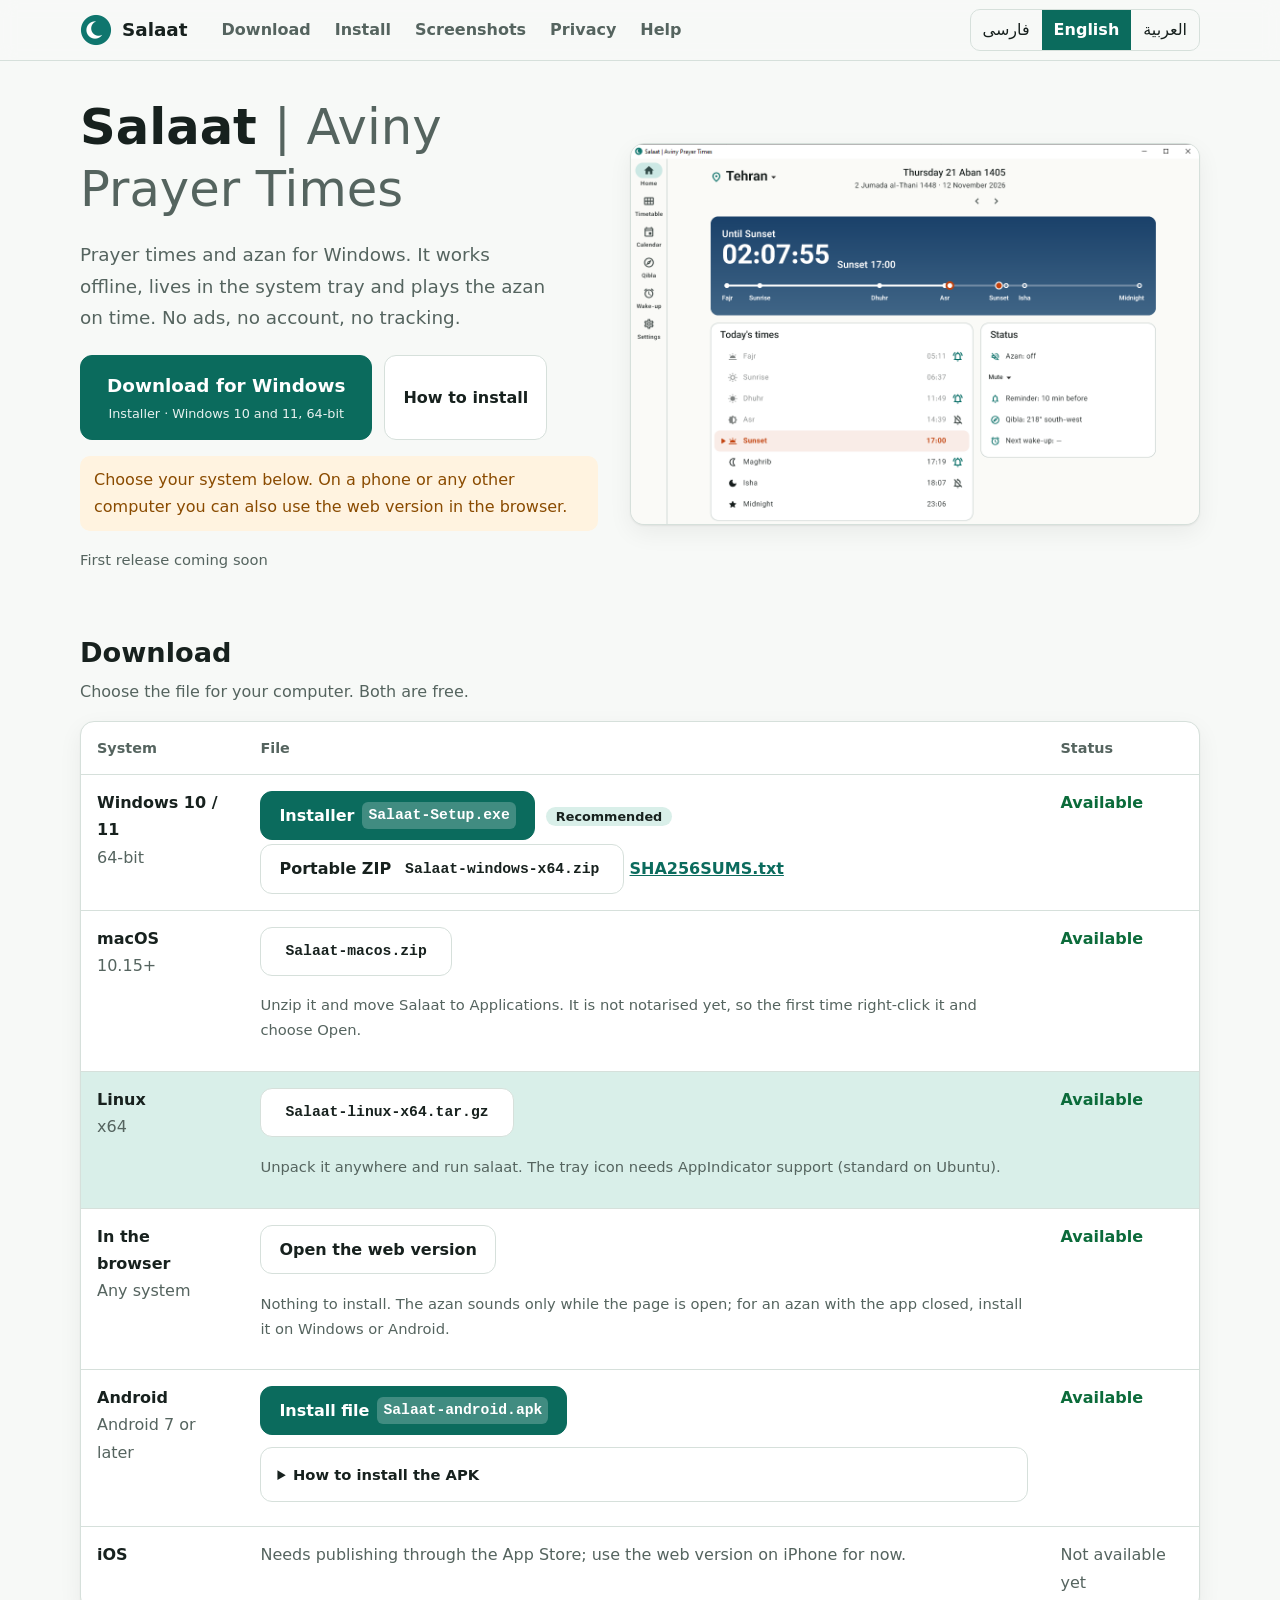
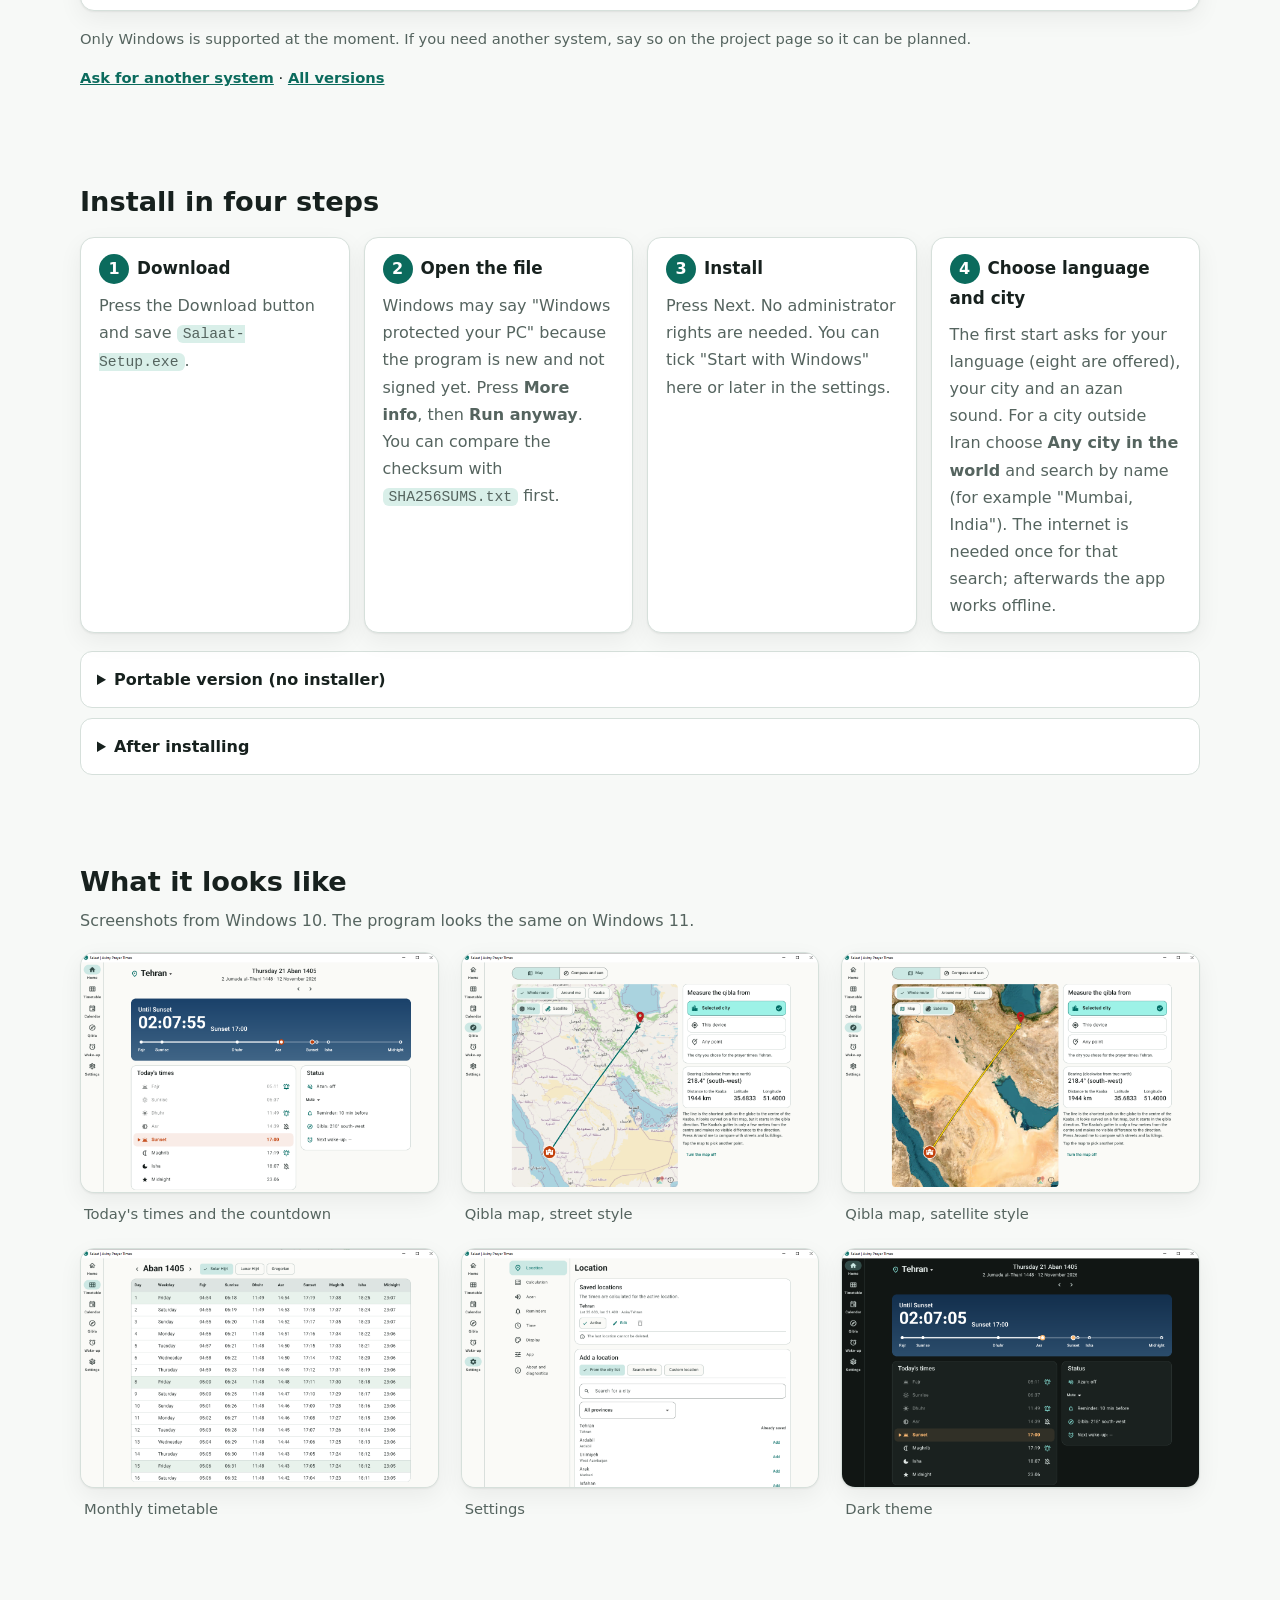
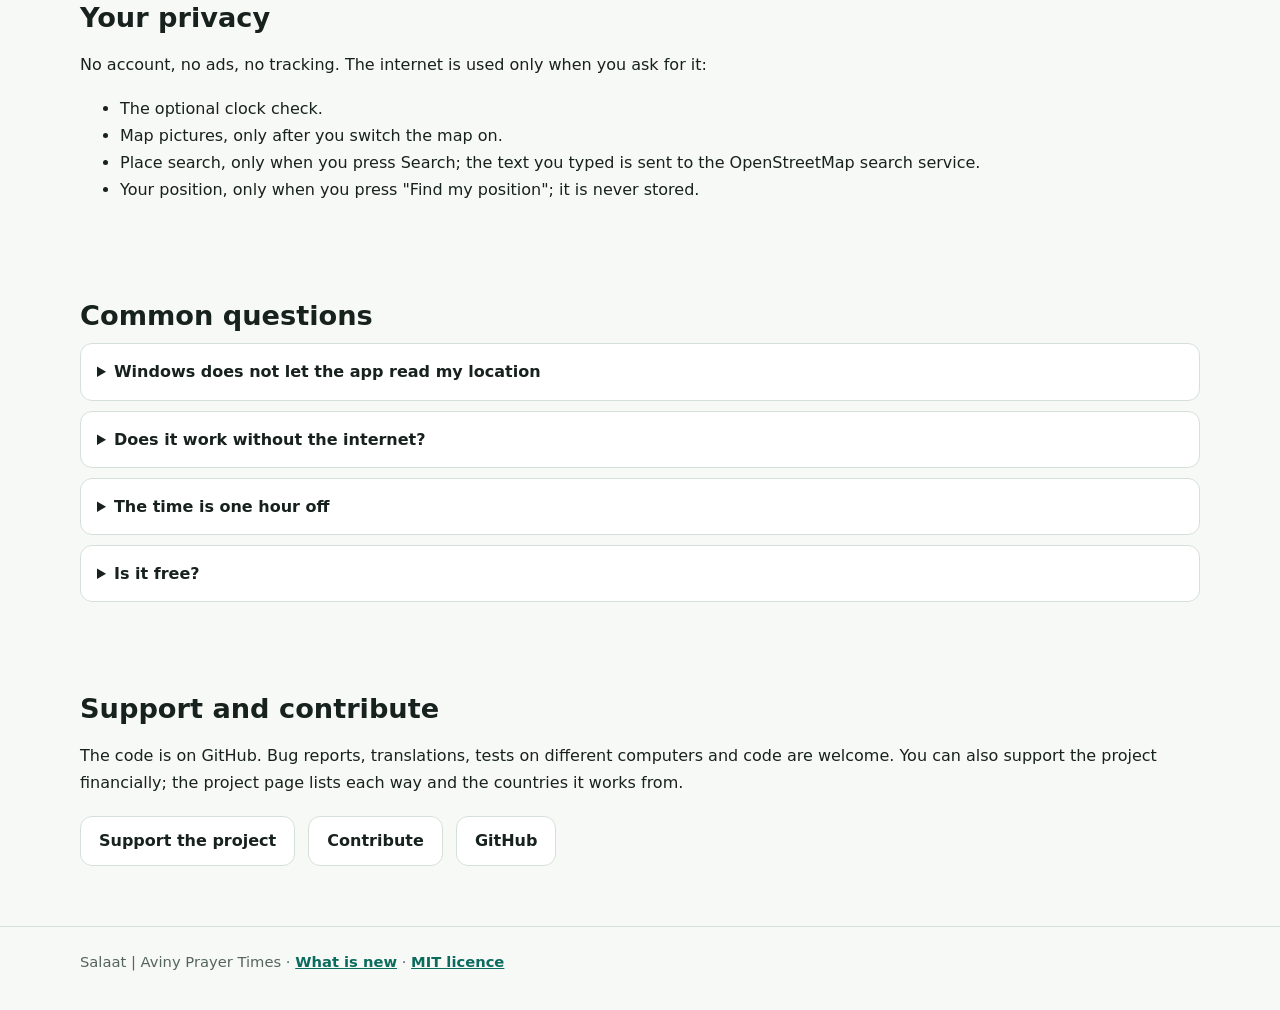
<file: site/index.html>
<!doctype html>
<html lang="en" dir="ltr">
<head>
  <meta charset="utf-8">
  <meta name="viewport" content="width=device-width, initial-scale=1">
  <title>Salaat | Aviny Prayer Times</title>
  <meta name="description" content="Prayer times and azan for Windows. Offline, no ads, no account. فارسی · English · العربية">
  <meta name="color-scheme" content="light dark">
  <link rel="icon" href="img/icon.png" type="image/png">
  <link rel="stylesheet" href="style.css">
</head>
<body>
  <header class="top">
    <div class="wrap top-row">
      <a class="brand" href="#top"><img src="img/icon.png" alt="" width="32" height="32"><span>Salaat</span></a>
      <nav aria-label="Sections">
        <a href="#download" data-i18n="nav.download">Download</a>
        <a href="#install" data-i18n="nav.install">Install</a>
        <a href="#screens" data-i18n="nav.screens">Screenshots</a>
        <a href="#privacy" data-i18n="nav.privacy">Privacy</a>
        <a href="#help" data-i18n="nav.help">Help</a>
      </nav>
      <div class="langs" role="group" aria-label="Language">
        <button type="button" data-lang="fa" lang="fa">فارسی</button>
        <button type="button" data-lang="en" lang="en">English</button>
        <button type="button" data-lang="ar" lang="ar">العربية</button>
      </div>
    </div>
  </header>

  <main id="top">
    <section class="hero">
      <div class="wrap hero-grid">
        <div>
          <h1>Salaat <span class="light">| Aviny Prayer Times</span></h1>
          <p class="lead" data-i18n="hero.lead">Prayer times and azan for Windows. It works offline, lives in the system tray and plays the azan on time. No ads, no account, no tracking.</p>
          <div class="cta">
            <a class="btn primary big" id="main-download" href="#download">
              <span id="main-download-label" data-i18n="hero.download">Download for Windows</span>
              <small id="main-download-sub" data-i18n="hero.sub">Installer · Windows 10 and 11, 64-bit</small>
            </a>
            <a class="btn" href="#install" data-i18n="hero.how">How to install</a>
          </div>
          <p class="notice" id="os-note" hidden data-i18n="hero.osnote">Salaat is for Windows for now. Versions for macOS, Linux and phones do not exist yet.</p>
          <p class="meta"><span id="version-line"></span></p>
        </div>
        <figure class="shot hero-shot">
          <img id="hero-image" src="img/home-en.png" alt="" width="1184" height="792">
        </figure>
      </div>
    </section>

    <section id="download" class="wrap">
      <h2 data-i18n="dl.title">Download</h2>
      <p class="sub" data-i18n="dl.sub">Choose the file for your computer. Both are free.</p>
      <div class="table-wrap">
        <table>
          <thead>
            <tr>
              <th data-i18n="dl.os">System</th>
              <th data-i18n="dl.file">File</th>
              <th data-i18n="dl.status">Status</th>
            </tr>
          </thead>
          <tbody>
            <tr class="os-windows" data-needs="Salaat-Setup.exe">
              <td><strong>Windows 10 / 11</strong><br><span class="muted">64-bit</span></td>
              <td>
                <a class="btn primary" data-asset="Salaat-Setup.exe" href="#"><span data-i18n="dl.installer">Installer</span> <code>Salaat-Setup.exe</code></a>
                <span class="tag" data-i18n="dl.recommended">Recommended</span><br>
                <a class="btn" data-asset="Salaat-windows-x64.zip" href="#"><span data-i18n="dl.portable">Portable ZIP</span> <code>Salaat-windows-x64.zip</code></a>
                <a class="link" data-asset="SHA256SUMS.txt" href="#">SHA256SUMS.txt</a>
              </td>
              <td><span class="ok" data-i18n="dl.available">Available</span></td>
            </tr>
            <tr class="os-mac" data-needs="Salaat-macos.zip">
              <td><strong>macOS</strong><br><span class="muted">10.15+</span></td>
              <td class="when-available">
                <a class="btn" data-asset="Salaat-macos.zip" href="#"><code>Salaat-macos.zip</code></a>
                <p class="muted small" data-i18n="dl.machow">Unzip it and move Salaat to Applications. It is not notarised yet, so the first time right-click it and choose Open.</p>
              </td>
              <td class="when-missing muted">—</td>
              <td><span class="ok when-available" data-i18n="dl.available3">Available</span><span class="soon when-missing" data-i18n="dl.soon">Not available yet</span></td>
            </tr>
            <tr class="os-linux" data-needs="Salaat-linux-x64.tar.gz">
              <td><strong>Linux</strong><br><span class="muted">x64</span></td>
              <td class="when-available">
                <a class="btn" data-asset="Salaat-linux-x64.tar.gz" href="#"><code>Salaat-linux-x64.tar.gz</code></a>
                <p class="muted small" data-i18n="dl.linuxhow">Unpack it anywhere and run salaat. The tray icon needs AppIndicator support (standard on Ubuntu).</p>
              </td>
              <td class="when-missing muted">—</td>
              <td><span class="ok when-available" data-i18n="dl.available4">Available</span><span class="soon when-missing" data-i18n="dl.soon2">Not available yet</span></td>
            </tr>
            <tr class="os-web">
              <td><strong data-i18n="dl.webname">In the browser</strong><br><span class="muted" data-i18n="dl.webany">Any system</span></td>
              <td>
                <a class="btn" href="app/" data-i18n="dl.webopen">Open the web version</a>
                <p class="muted small" data-i18n="dl.webnote">Nothing to install. The azan sounds only while the page is open; for an azan with the app closed, install it on Windows or Android.</p>
              </td>
              <td><span class="ok" data-i18n="dl.available5">Available</span></td>
            </tr>
            <tr class="os-android" data-needs="Salaat-android.apk">
              <td><strong>Android</strong><br><span class="muted" data-i18n="dl.androidver">Android 7 or later</span></td>
              <td class="when-available">
                <a class="btn primary" data-asset="Salaat-android.apk" href="#"><span data-i18n="dl.apk">Install file</span> <code>Salaat-android.apk</code></a>
                <details class="more small-more">
                  <summary data-i18n="dl.apkhow">How to install the APK</summary>
                  <p data-i18n="dl.apkhowbody">Open the downloaded file on the phone. Android asks to allow installing apps from your browser or file manager: allow it once, then press Install. On first start, allow notifications so the azan can sound while the app is closed, and allow "Alarms &amp; reminders" when the app asks, so it comes at the exact minute.</p>
                </details>
              </td>
              <td class="when-missing muted">—</td>
              <td><span class="ok when-available" data-i18n="dl.available2">Available</span><span class="soon when-missing" data-i18n="dl.soon3">Not available yet</span></td>
            </tr>
            <tr class="os-ios"><td><strong>iOS</strong></td><td class="muted" data-i18n="dl.iosnote">Needs publishing through the App Store; use the web version on iPhone for now.</td><td><span class="soon" data-i18n="dl.soon4">Not available yet</span></td></tr>
          </tbody>
        </table>
      </div>
      <p class="muted small" data-i18n="dl.note">Only Windows is supported at the moment. If you need another system, say so on the project page so it can be planned.</p>
      <p class="small"><a class="link" href="https://github.com/Amin-Mashayekhan/Salaat-Aviny-Prayer-Times/issues" data-i18n="dl.request">Ask for another system</a> ·
        <a class="link" href="https://github.com/Amin-Mashayekhan/Salaat-Aviny-Prayer-Times/releases" data-i18n="dl.all">All versions</a></p>
    </section>

    <section id="install" class="wrap">
      <h2 data-i18n="in.title">Install in four steps</h2>
      <ol class="steps">
        <li><strong data-i18n="in.s1t">Download</strong><p data-i18n="in.s1">Press the Download button and save <code>Salaat-Setup.exe</code>.</p></li>
        <li><strong data-i18n="in.s2t">Open the file</strong><p data-i18n="in.s2">Windows may say "Windows protected your PC" because the program is new and not signed yet. Press <b>More info</b>, then <b>Run anyway</b>. You can compare the checksum with <code>SHA256SUMS.txt</code> first.</p></li>
        <li><strong data-i18n="in.s3t">Install</strong><p data-i18n="in.s3">Press Next. No administrator rights are needed. You can tick "Start with Windows" here or later in the settings.</p></li>
        <li><strong data-i18n="in.s4t">Choose language and city</strong><p data-i18n="in.s4">The first start asks for your language (eight are offered), your city and an azan sound. For a city outside Iran choose <b>Any city in the world</b> and search by name (for example "Mumbai, India"). The internet is needed once for that search; afterwards the app works offline.</p></li>
      </ol>
      <details class="more">
        <summary data-i18n="in.portable">Portable version (no installer)</summary>
        <p data-i18n="in.portablebody">Download <code>Salaat-windows-x64.zip</code>, extract it to any folder and run <code>salaat.exe</code>. Settings are kept in <code>%APPDATA%\Salaat\Salaat</code>.</p>
      </details>
      <details class="more">
        <summary data-i18n="in.after">After installing</summary>
        <ul data-i18n-html="in.afterlist">
          <li>The tray icon (near the clock) keeps Salaat running. Close the window and it stays there to play the azan.</li>
          <li>Qibla page: the map shows the shortest path to the Kaaba, in street or satellite style. The compass tab works without the internet.</li>
          <li>To uninstall: Settings > Apps > Salaat. You are asked whether to keep your settings.</li>
        </ul>
      </details>
    </section>

    <section id="screens" class="wrap">
      <h2 data-i18n="sc.title">What it looks like</h2>
      <p class="sub" data-i18n="sc.sub">Screenshots from Windows 10. The program looks the same on Windows 11.</p>
      <div class="gallery" id="gallery"></div>
    </section>

    <section id="privacy" class="wrap">
      <h2 data-i18n="pv.title">Your privacy</h2>
      <p data-i18n="pv.lead">No account, no ads, no tracking. The internet is used only when you ask for it:</p>
      <ul data-i18n-html="pv.list">
        <li>The optional clock check.</li>
        <li>Map pictures, only after you switch the map on.</li>
        <li>Place search, only when you press Search; the text you typed is sent to OpenStreetMap's search service.</li>
        <li>Your position, only when you press "Find my position"; it is never stored.</li>
      </ul>
    </section>

    <section id="help" class="wrap">
      <h2 data-i18n="hp.title">Common questions</h2>
      <details class="more"><summary data-i18n="hp.q1">Windows does not let the app read my location</summary>
        <p data-i18n="hp.a1">Open Settings > Privacy and security > Location. Turn on <b>Location services</b> and <b>Let desktop apps access your location</b> (Windows 10: Allow desktop apps to access your location). The app has a button that opens this page.</p></details>
      <details class="more"><summary data-i18n="hp.q2">Does it work without the internet?</summary>
        <p data-i18n="hp.a2">Yes. Times, azan, calendars and the compass work offline. Only the map pictures and the place search need the internet.</p></details>
      <details class="more"><summary data-i18n="hp.q3">The time is one hour off</summary>
        <p data-i18n="hp.a3">Iran has had no daylight saving since 2022 and the app never adds an hour on its own. Check that the Windows time zone is right and open Settings > Time in the app for details.</p></details>
      <details class="more"><summary data-i18n="hp.q4">Is it free?</summary>
        <p data-i18n="hp.a4">Yes, and nothing is locked. If you want to support the work, the About page of the app and the project page explain how.</p></details>
    </section>

    <section class="wrap support">
      <h2 data-i18n="sp.title">Support and contribute</h2>
      <p data-i18n="sp.body">The code is on GitHub. Bug reports, translations, tests on different computers and code are welcome. You can also support the project financially; the project page lists each way and the countries it works from.</p>
      <p><a class="btn" href="https://github.com/Amin-Mashayekhan/Salaat-Aviny-Prayer-Times#support-the-project" data-i18n="sp.support">Support the project</a>
         <a class="btn" href="https://github.com/Amin-Mashayekhan/Salaat-Aviny-Prayer-Times/blob/main/CONTRIBUTING.md" data-i18n="sp.contribute">Contribute</a>
         <a class="btn" href="https://github.com/Amin-Mashayekhan/Salaat-Aviny-Prayer-Times" >GitHub</a></p>
    </section>
  </main>

  <footer class="foot">
    <div class="wrap">
      <span>Salaat | Aviny Prayer Times</span> ·
      <a class="link" href="https://github.com/Amin-Mashayekhan/Salaat-Aviny-Prayer-Times/blob/main/CHANGELOG.md" data-i18n="ft.changes">What is new</a> ·
      <a class="link" href="https://github.com/Amin-Mashayekhan/Salaat-Aviny-Prayer-Times/blob/main/LICENSE" data-i18n="ft.licence">MIT licence</a>
    </div>
  </footer>

  <script src="strings.js"></script>
  <script src="app.js"></script>
</body>
</html>
</file>
<file: site/style.css>
:root {
  --bg: #f7f9f7;
  --card: #ffffff;
  --text: #17211e;
  --muted: #55645f;
  --line: #d6e0db;
  --brand: #0b6b5d;
  --brand-ink: #ffffff;
  --brand-soft: #d9efe9;
  --warn: #8a4b00;
  --warn-bg: #fff3e0;
  --ok: #0b6b3a;
  --radius: 14px;
  --shadow: 0 1px 2px rgba(0, 0, 0, .06), 0 8px 24px rgba(0, 0, 0, .06);
}

@media (prefers-color-scheme: dark) {
  :root {
    --bg: #101614;
    --card: #17201d;
    --text: #e8f0ed;
    --muted: #a3b3ad;
    --line: #2a3733;
    --brand: #4fc3ae;
    --brand-ink: #06201b;
    --brand-soft: #1d3a34;
    --warn: #ffcc80;
    --warn-bg: #3a2a10;
    --ok: #7ee2a8;
    --shadow: 0 1px 2px rgba(0, 0, 0, .5), 0 8px 24px rgba(0, 0, 0, .35);
  }
}

* { box-sizing: border-box; }
html { scroll-behavior: smooth; scroll-padding-top: 76px; }
body {
  margin: 0;
  background: var(--bg);
  color: var(--text);
  font: 16px/1.7 "Segoe UI", Tahoma, "Noto Sans Arabic", "Noto Sans", system-ui, sans-serif;
  -webkit-text-size-adjust: 100%;
}
.wrap { width: min(1120px, 100% - 32px); margin-inline: auto; }
a { color: var(--brand); }
code { background: var(--brand-soft); padding: 1px 6px; border-radius: 6px; font-size: .92em; direction: ltr; unicode-bidi: isolate; }
h1, h2 { line-height: 1.25; }
h1 { font-size: clamp(2rem, 5vw, 3.1rem); margin: 0 0 12px; }
h1 .light { font-weight: 400; color: var(--muted); }
h2 { font-size: 1.7rem; margin: 0 0 8px; }
section { padding: 40px 0; }
.sub { color: var(--muted); margin-top: 0; }
.muted { color: var(--muted); }
.small { font-size: .92rem; }
.link { font-weight: 600; }

/* header */
.top { position: sticky; top: 0; z-index: 10; background: color-mix(in srgb, var(--bg) 88%, transparent); backdrop-filter: blur(8px); border-bottom: 1px solid var(--line); }
.top-row { display: flex; align-items: center; gap: 16px; min-height: 60px; flex-wrap: wrap; }
.brand { display: inline-flex; align-items: center; gap: 10px; font-weight: 700; text-decoration: none; color: var(--text); font-size: 1.15rem; }
.top nav { display: flex; gap: 4px; flex-wrap: wrap; margin-inline-start: 8px; }
.top nav a { padding: 6px 10px; border-radius: 8px; text-decoration: none; color: var(--muted); font-weight: 600; }
.top nav a:hover { background: var(--brand-soft); color: var(--text); }
.langs { margin-inline-start: auto; display: flex; border: 1px solid var(--line); border-radius: 10px; overflow: hidden; }
.langs button { font: inherit; border: 0; background: transparent; color: var(--text); padding: 6px 12px; cursor: pointer; }
.langs button[aria-pressed="true"] { background: var(--brand); color: var(--brand-ink); font-weight: 700; }
.langs button:focus-visible, .btn:focus-visible, a:focus-visible, summary:focus-visible { outline: 3px solid var(--brand); outline-offset: 2px; }

/* hero */
.hero { padding: 36px 0 24px; }
.hero-grid { display: grid; grid-template-columns: 1fr 1.1fr; gap: 32px; align-items: center; }
.lead { font-size: 1.15rem; color: var(--muted); max-width: 40ch; }
.cta { display: flex; flex-wrap: wrap; gap: 12px; margin: 22px 0 10px; }
.btn { display: inline-flex; flex-direction: column; align-items: center; justify-content: center; gap: 2px; padding: 10px 18px; border-radius: 12px; border: 1px solid var(--line); background: var(--card); color: var(--text); text-decoration: none; font-weight: 600; min-height: 44px; }
.btn:hover { border-color: var(--brand); }
.btn.primary { background: var(--brand); color: var(--brand-ink); border-color: var(--brand); }
.btn.big { padding: 14px 26px; font-size: 1.15rem; }
.btn small { font-weight: 400; opacity: .9; font-size: .8rem; }
.btn code { background: rgba(255, 255, 255, .22); color: inherit; }
.notice { background: var(--warn-bg); color: var(--warn); padding: 10px 14px; border-radius: 10px; }
.meta { color: var(--muted); font-size: .92rem; margin: 6px 0 0; }
.shot { margin: 0; }
.shot img { width: 100%; height: auto; display: block; border-radius: var(--radius); border: 1px solid var(--line); box-shadow: var(--shadow); background: var(--card); }
.shot figcaption { color: var(--muted); font-size: .92rem; padding: 8px 4px 0; }

/* download table */
.table-wrap { overflow-x: auto; background: var(--card); border: 1px solid var(--line); border-radius: var(--radius); box-shadow: var(--shadow); }
table { border-collapse: collapse; width: 100%; min-width: 560px; }
th, td { padding: 14px 16px; text-align: start; vertical-align: top; border-bottom: 1px solid var(--line); }
tbody tr:last-child td { border-bottom: 0; }
th { color: var(--muted); font-size: .9rem; }
tr.me { background: var(--brand-soft); }
td .btn { flex-direction: row; gap: 8px; margin: 2px 0; }
.tag { background: var(--brand-soft); color: var(--text); border-radius: 999px; padding: 2px 10px; font-size: .8rem; font-weight: 700; margin-inline-start: 6px; }
.ok { color: var(--ok); font-weight: 700; }
/* A row shows its download only when the latest release has the file. */
tr[data-needs] .when-missing { display: none; }
tr.missing .when-available { display: none; }
tr.missing td.when-missing { display: table-cell; }
tr.missing span.when-missing { display: inline; }
.small-more { margin: 8px 0 0; padding: 0 12px; font-size: .92rem; }
.soon { color: var(--muted); }

/* install */
.steps { list-style: none; counter-reset: s; padding: 0; margin: 18px 0; display: grid; gap: 14px; grid-template-columns: repeat(auto-fit, minmax(240px, 1fr)); }
.steps li { counter-increment: s; background: var(--card); border: 1px solid var(--line); border-radius: var(--radius); padding: 16px 18px 12px; position: relative; box-shadow: var(--shadow); }
.steps li::before { content: counter(s); display: inline-grid; place-items: center; width: 30px; height: 30px; border-radius: 50%; background: var(--brand); color: var(--brand-ink); font-weight: 700; margin-inline-end: 8px; }
.steps strong { font-size: 1.05rem; }
.steps p { margin: 8px 0 0; color: var(--muted); }
details.more { background: var(--card); border: 1px solid var(--line); border-radius: 12px; padding: 4px 16px; margin: 10px 0; }
details.more summary { cursor: pointer; font-weight: 700; padding: 10px 0; }
details.more p, details.more ul { margin: 0 0 12px; color: var(--muted); }

/* gallery */
.gallery { display: grid; grid-template-columns: repeat(auto-fill, minmax(320px, 1fr)); gap: 22px; margin-top: 18px; }

.support { text-align: start; }
.support .btn { display: inline-flex; flex-direction: row; margin: 4px 4px 4px 0; margin-inline: 0 8px; }
.foot { border-top: 1px solid var(--line); padding: 22px 0 36px; color: var(--muted); font-size: .92rem; }

@media (max-width: 820px) {
  .hero-grid { grid-template-columns: 1fr; }
  .top-row { padding-block: 8px; }
  .top nav { order: 3; width: 100%; margin: 0; }
  .gallery { grid-template-columns: 1fr; }
}
@media (prefers-reduced-motion: reduce) { html { scroll-behavior: auto; } }
</file>
